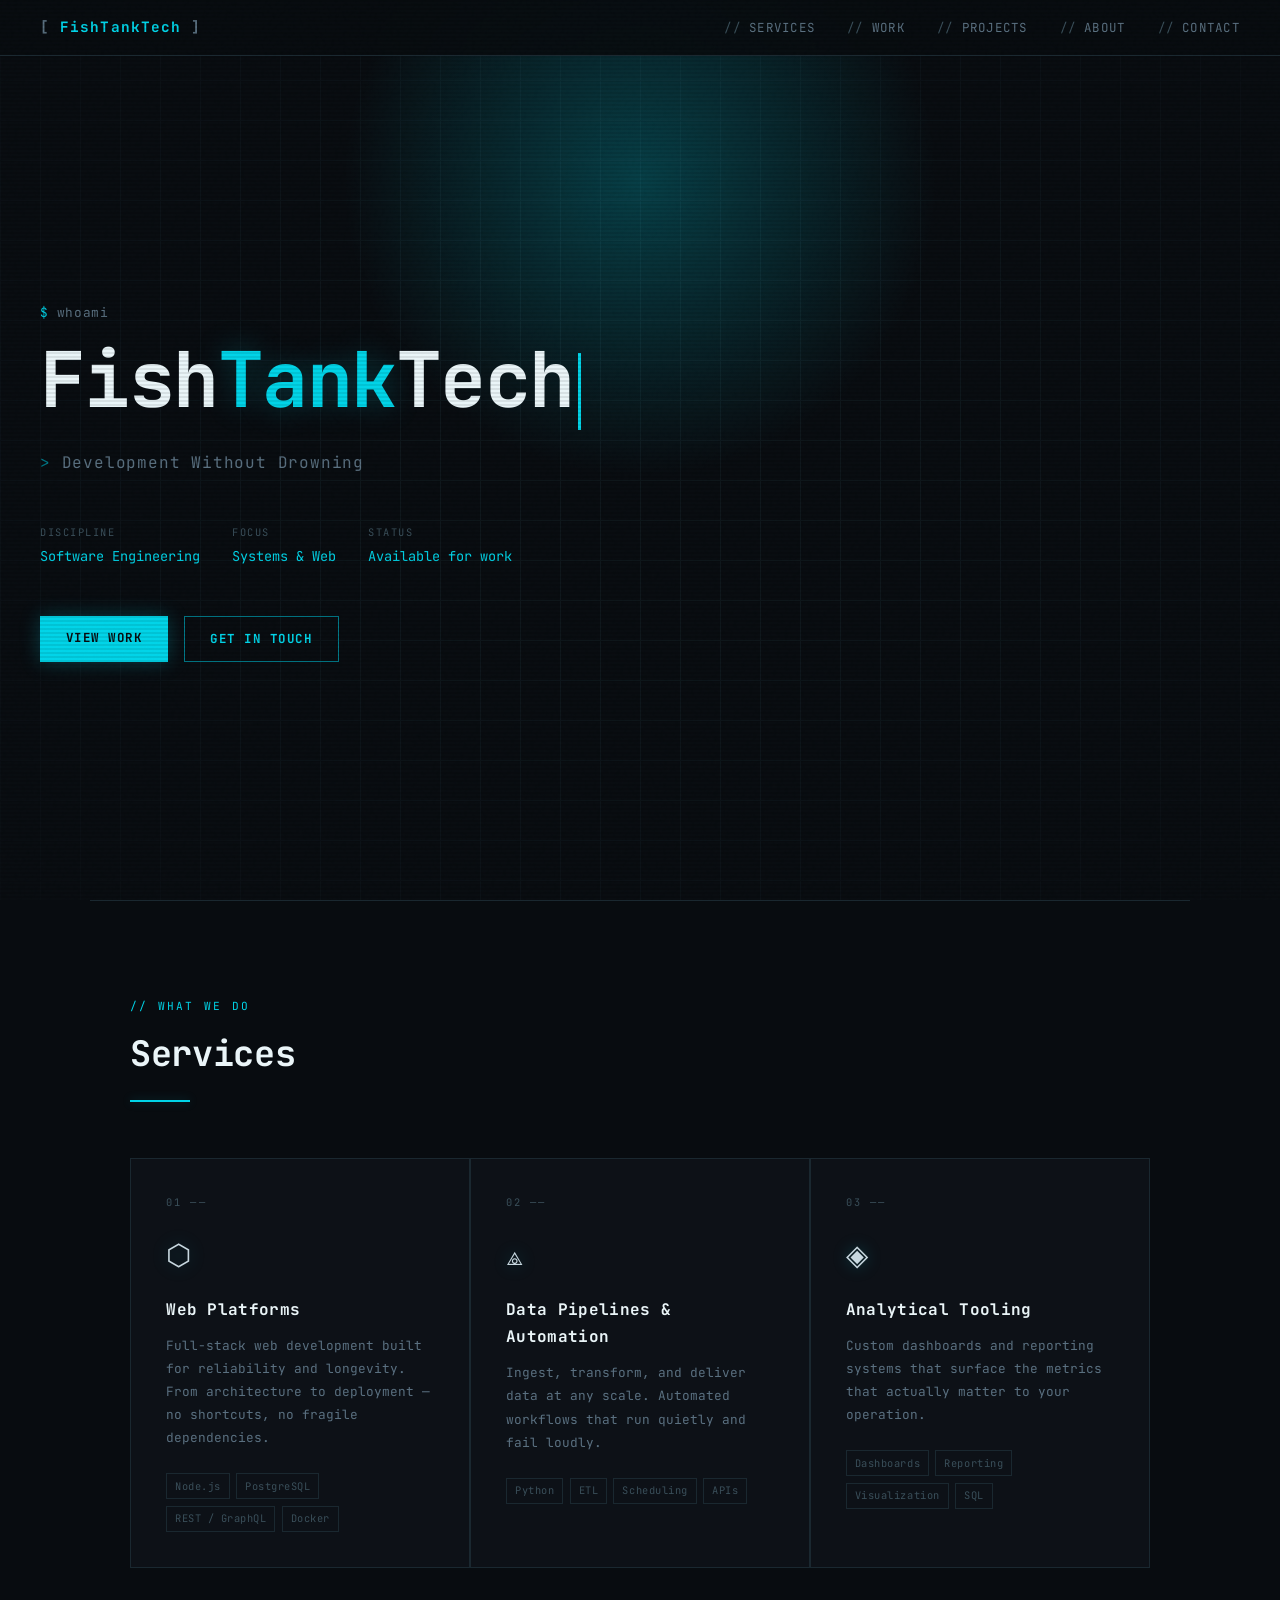
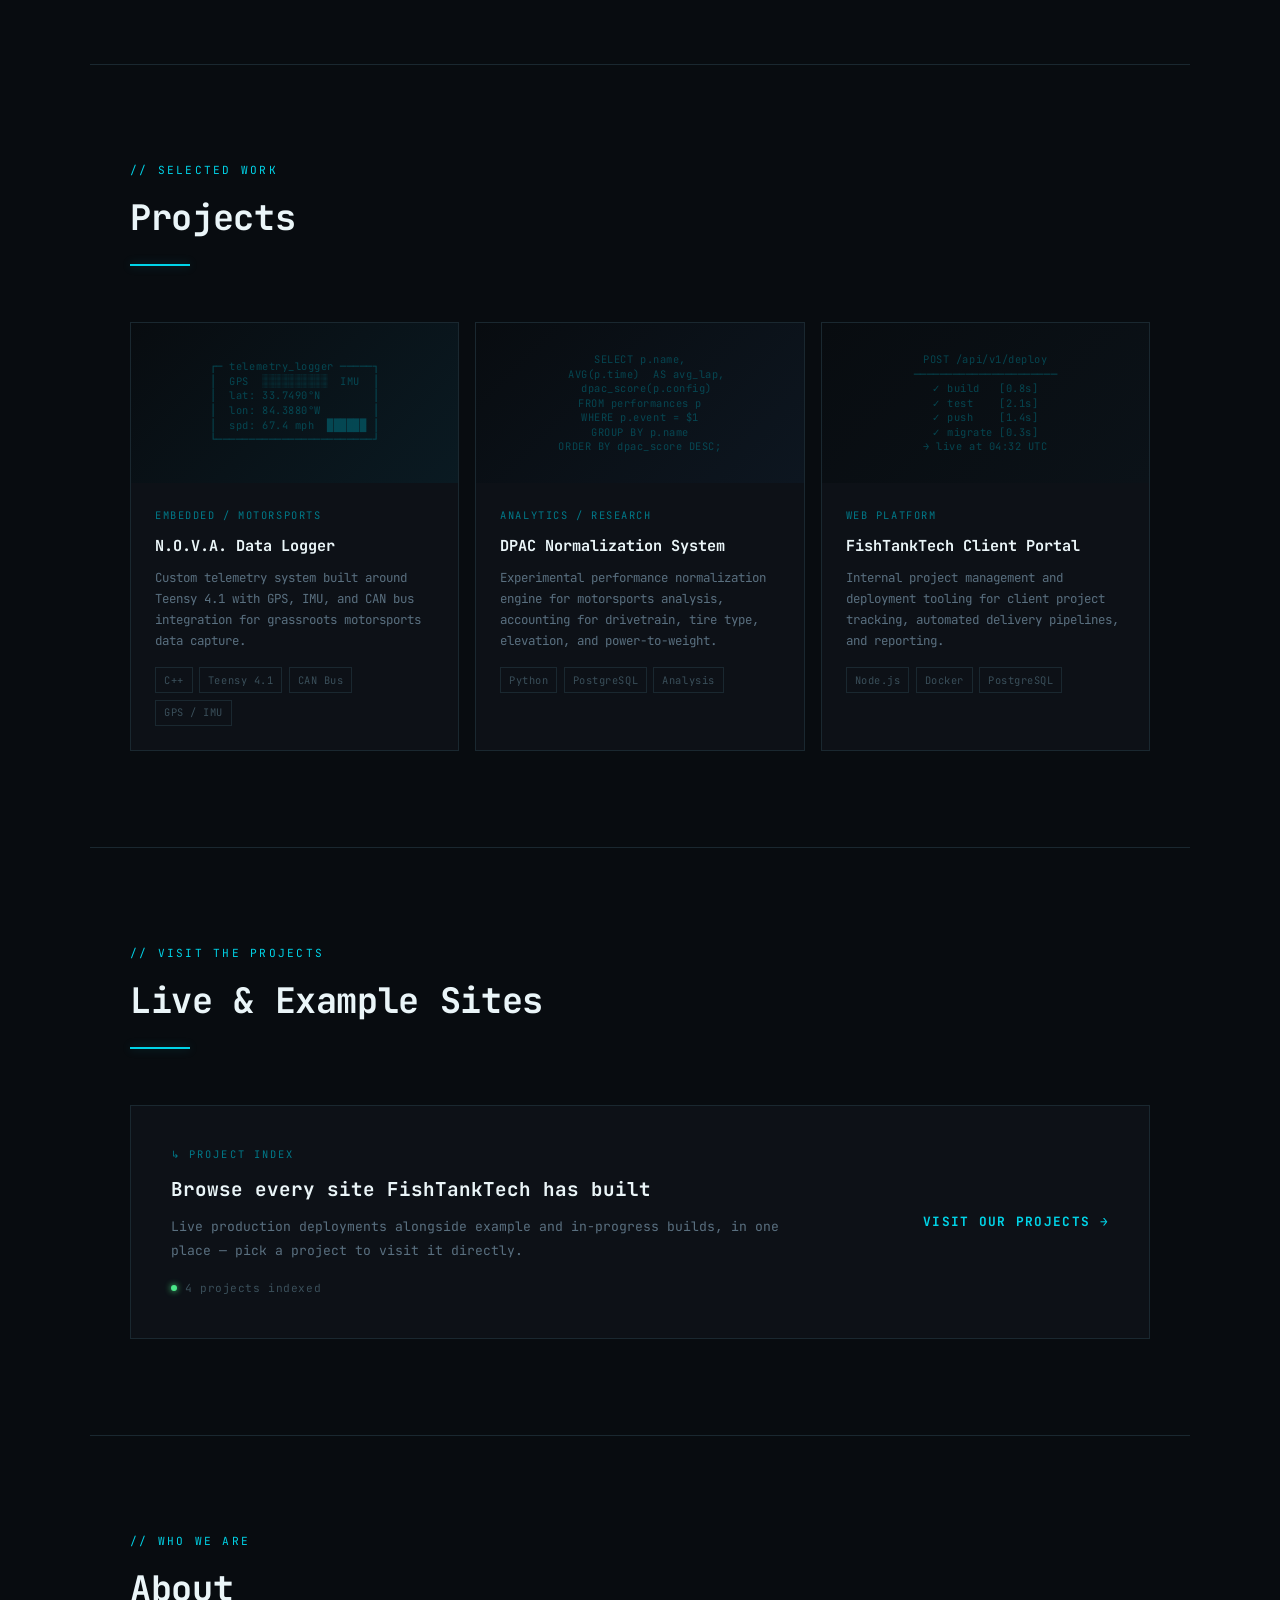
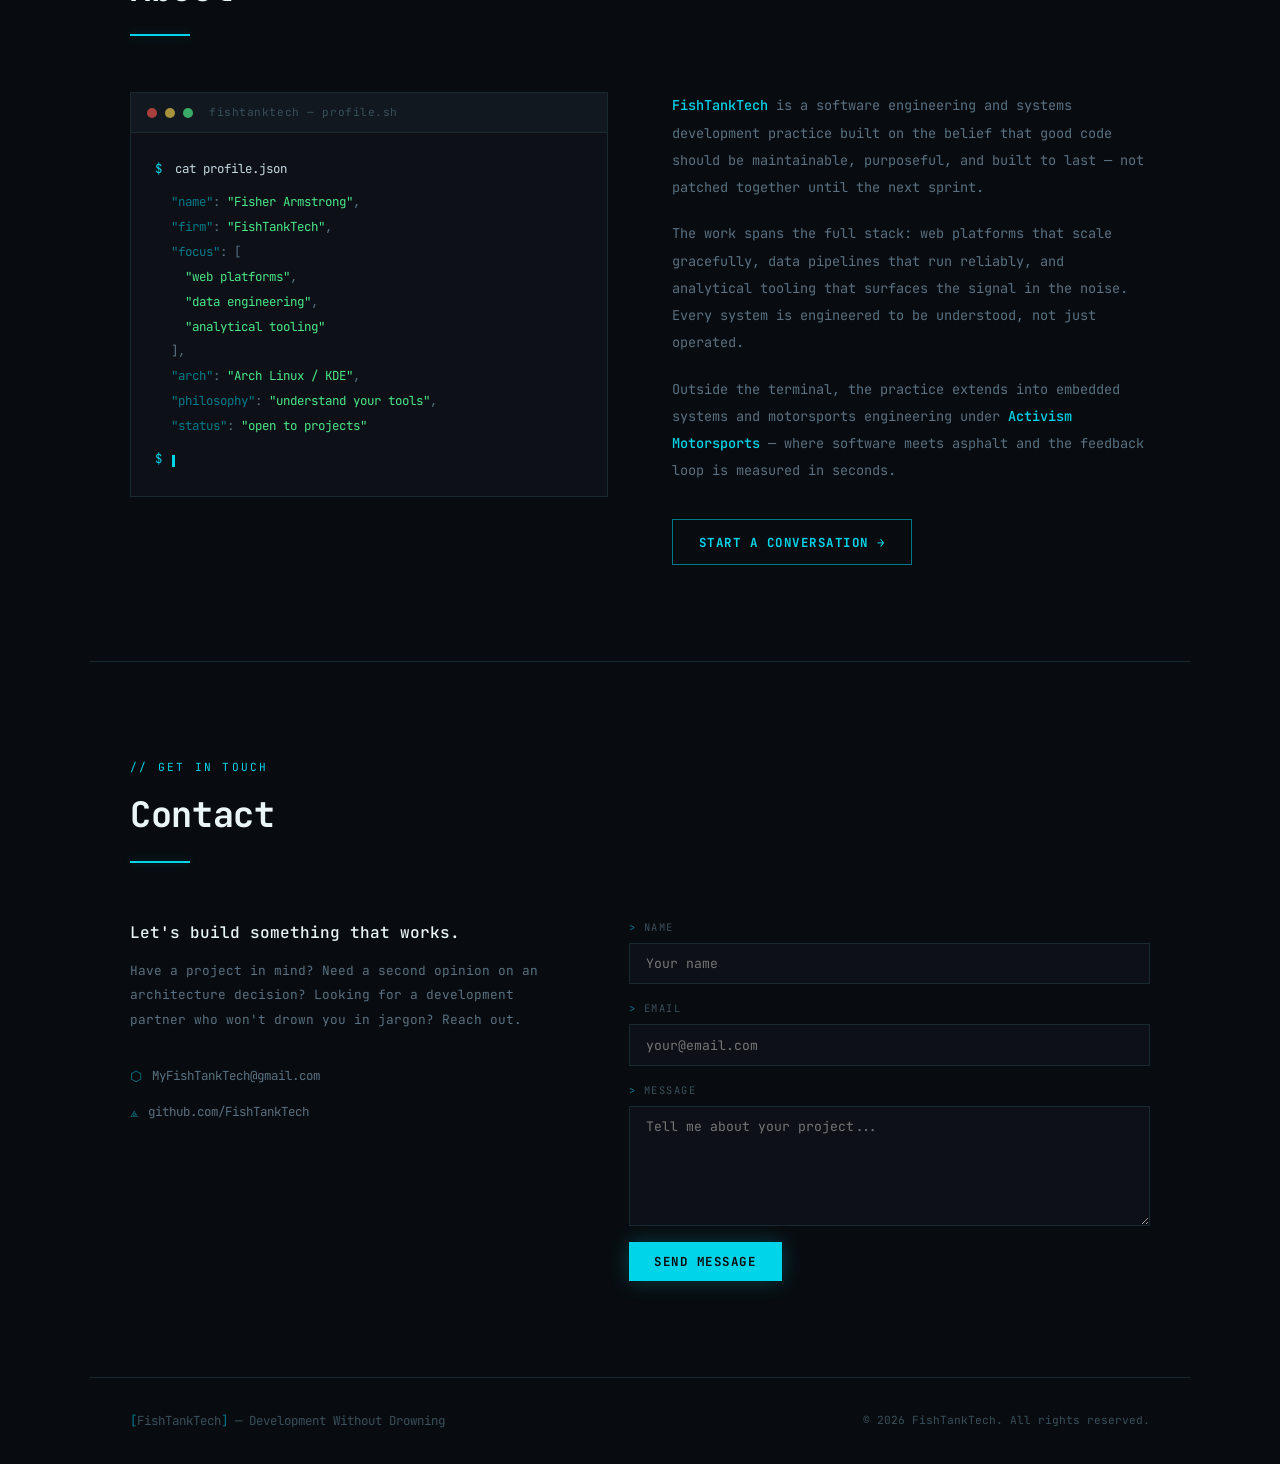
<file: Index1.html>
<!DOCTYPE html>
<html lang="en">
<head>
  <meta charset="UTF-8" />
  <meta name="viewport" content="width=device-width, initial-scale=1.0" />
  <title>FishTankTech — Development Without Drowning</title>
  <link rel="preconnect" href="https://fonts.googleapis.com" />
  <link href="https://fonts.googleapis.com/css2?family=JetBrains+Mono:wght@300;400;500;700&family=Space+Mono:wght@400;700&display=swap" rel="stylesheet" />
  <style>
    :root {
      --bg:        #080c10;
      --bg2:       #0d1117;
      --bg3:       #111820;
      --cyan:      #00d4e8;
      --cyan-dim:  #007a8a;
      --cyan-glow: rgba(0, 212, 232, 0.12);
      --cyan-glow-strong: rgba(0, 212, 232, 0.25);
      --text:      #c8d8e0;
      --text-dim:  #5a7080;
      --text-muted:#3a4f5a;
      --border:    #1a2830;
      --border-active: #00d4e8;
      --red:       #e8504a;
      --green:     #4ae888;
      --yellow:    #e8c84a;
      --mono: 'JetBrains Mono', 'Space Mono', monospace;
    }

    *, *::before, *::after { box-sizing: border-box; margin: 0; padding: 0; }

    html { scroll-behavior: smooth; }

    body {
      background: var(--bg);
      color: var(--text);
      font-family: var(--mono);
      font-size: 14px;
      line-height: 1.7;
      overflow-x: hidden;
    }

    /* Scanline overlay */
    body::before {
      content: '';
      position: fixed;
      inset: 0;
      background: repeating-linear-gradient(
        0deg,
        transparent,
        transparent 2px,
        rgba(0,0,0,0.08) 2px,
        rgba(0,0,0,0.08) 4px
      );
      pointer-events: none;
      z-index: 9999;
    }

    /* Noise texture */
    body::after {
      content: '';
      position: fixed;
      inset: 0;
      background-image: url("data:image/svg+xml,%3Csvg viewBox='0 0 256 256' xmlns='http://www.w3.org/2000/svg'%3E%3Cfilter id='n'%3E%3CfeTurbulence type='fractalNoise' baseFrequency='0.9' numOctaves='4' stitchTiles='stitch'/%3E%3C/filter%3E%3Crect width='100%25' height='100%25' filter='url(%23n)' opacity='0.04'/%3E%3C/svg%3E");
      opacity: 0.4;
      pointer-events: none;
      z-index: 9998;
    }

    /* ─── NAV ─────────────────────────────────────── */
    nav {
      position: fixed;
      top: 0; left: 0; right: 0;
      z-index: 100;
      display: flex;
      align-items: center;
      justify-content: space-between;
      padding: 0 2.5rem;
      height: 56px;
      background: rgba(8,12,16,0.92);
      backdrop-filter: blur(8px);
      border-bottom: 1px solid var(--border);
    }

    .nav-brand {
      display: flex;
      align-items: center;
      gap: 0.6rem;
      text-decoration: none;
      color: var(--cyan);
      font-weight: 700;
      font-size: 0.9rem;
      letter-spacing: 0.08em;
    }

    .nav-brand .bracket { color: var(--text-dim); }

    .nav-links {
      display: flex;
      gap: 2rem;
      list-style: none;
    }

    .nav-links a {
      color: var(--text-dim);
      text-decoration: none;
      font-size: 0.78rem;
      letter-spacing: 0.1em;
      text-transform: uppercase;
      transition: color 0.2s;
      position: relative;
    }

    .nav-links a::before { content: '// '; color: var(--text-muted); }
    .nav-links a:hover { color: var(--cyan); }

    /* ─── HERO ────────────────────────────────────── */
    #hero {
      min-height: 100vh;
      display: flex;
      flex-direction: column;
      justify-content: center;
      padding: 8rem 2.5rem 4rem;
      position: relative;
      overflow: hidden;
    }

    .hero-grid {
      position: absolute;
      inset: 0;
      background-image:
        linear-gradient(var(--border) 1px, transparent 1px),
        linear-gradient(90deg, var(--border) 1px, transparent 1px);
      background-size: 40px 40px;
      mask-image: radial-gradient(ellipse 80% 80% at 50% 50%, black 30%, transparent 100%);
      opacity: 0.4;
    }

    .hero-glow {
      position: absolute;
      top: 20%;
      left: 50%;
      transform: translate(-50%, -50%);
      width: 600px;
      height: 600px;
      background: radial-gradient(circle, var(--cyan-glow-strong) 0%, transparent 70%);
      pointer-events: none;
    }

    .hero-content { position: relative; max-width: 860px; }

    .prompt-line {
      color: var(--text-dim);
      font-size: 0.8rem;
      letter-spacing: 0.05em;
      margin-bottom: 1rem;
      opacity: 0;
      animation: fadeUp 0.5s ease forwards 0.2s;
    }

    .prompt-line .dollar { color: var(--cyan); margin-right: 0.5rem; }

    .hero-title {
      font-size: clamp(2.4rem, 6vw, 5rem);
      font-weight: 700;
      line-height: 1.05;
      letter-spacing: -0.02em;
      color: #eaf5f8;
      opacity: 0;
      animation: fadeUp 0.6s ease forwards 0.4s;
    }

    .hero-title .accent { color: var(--cyan); text-shadow: 0 0 30px var(--cyan-glow-strong); }

    .hero-tagline {
      margin-top: 1.2rem;
      font-size: 1rem;
      color: var(--text-dim);
      letter-spacing: 0.05em;
      opacity: 0;
      animation: fadeUp 0.6s ease forwards 0.6s;
    }

    .hero-tagline::before { content: '> '; color: var(--cyan-dim); }

    .hero-meta {
      margin-top: 3rem;
      display: flex;
      gap: 2rem;
      flex-wrap: wrap;
      opacity: 0;
      animation: fadeUp 0.6s ease forwards 0.8s;
    }

    .meta-item {
      display: flex;
      flex-direction: column;
      gap: 0.2rem;
    }

    .meta-label {
      font-size: 0.65rem;
      text-transform: uppercase;
      letter-spacing: 0.15em;
      color: var(--text-muted);
    }

    .meta-value {
      font-size: 0.85rem;
      color: var(--cyan);
    }

    .hero-cta {
      margin-top: 3rem;
      display: flex;
      gap: 1rem;
      flex-wrap: wrap;
      opacity: 0;
      animation: fadeUp 0.6s ease forwards 1s;
    }

    .btn {
      display: inline-block;
      padding: 0.7rem 1.6rem;
      font-family: var(--mono);
      font-size: 0.78rem;
      font-weight: 700;
      letter-spacing: 0.12em;
      text-transform: uppercase;
      text-decoration: none;
      cursor: pointer;
      border: none;
      transition: all 0.2s;
    }

    .btn-primary {
      background: var(--cyan);
      color: var(--bg);
      box-shadow: 0 0 20px var(--cyan-glow-strong);
    }

    .btn-primary:hover {
      background: #33dff0;
      box-shadow: 0 0 40px rgba(0,212,232,0.5);
      transform: translateY(-1px);
    }

    .btn-ghost {
      background: transparent;
      color: var(--cyan);
      border: 1px solid var(--cyan-dim);
    }

    .btn-ghost:hover {
      background: var(--cyan-glow);
      border-color: var(--cyan);
    }

    /* Cursor blink */
    .cursor {
      display: inline-block;
      width: 3px;
      height: 1em;
      background: var(--cyan);
      vertical-align: text-bottom;
      margin-left: 4px;
      animation: blink 1s step-end infinite;
    }

    @keyframes blink { 0%,100%{opacity:1} 50%{opacity:0} }
    @keyframes fadeUp {
      from { opacity:0; transform: translateY(16px); }
      to   { opacity:1; transform: translateY(0); }
    }

    /* ─── SECTION BASE ────────────────────────────── */
    section {
      padding: 6rem 2.5rem;
      max-width: 1100px;
      margin: 0 auto;
    }

    .section-header {
      margin-bottom: 3.5rem;
    }

    .section-tag {
      font-size: 0.7rem;
      letter-spacing: 0.2em;
      text-transform: uppercase;
      color: var(--cyan);
      margin-bottom: 0.5rem;
    }

    .section-tag::before { content: '// '; }

    .section-title {
      font-size: clamp(1.4rem, 3vw, 2.2rem);
      font-weight: 700;
      color: #eaf5f8;
      letter-spacing: -0.01em;
    }

    .section-rule {
      width: 60px;
      height: 2px;
      background: var(--cyan);
      margin-top: 1rem;
      box-shadow: 0 0 10px var(--cyan-glow-strong);
    }

    /* ─── SERVICES ────────────────────────────────── */
    #services { border-top: 1px solid var(--border); }

    .services-grid {
      display: grid;
      grid-template-columns: repeat(auto-fit, minmax(280px, 1fr));
      gap: 1.5px;
      background: var(--border);
      border: 1px solid var(--border);
    }

    .service-card {
      background: var(--bg2);
      padding: 2.2rem;
      position: relative;
      overflow: hidden;
      transition: background 0.3s;
    }

    .service-card::before {
      content: '';
      position: absolute;
      top: 0; left: 0;
      width: 100%; height: 2px;
      background: var(--cyan);
      transform: scaleX(0);
      transform-origin: left;
      transition: transform 0.35s ease;
    }

    .service-card:hover { background: var(--bg3); }
    .service-card:hover::before { transform: scaleX(1); }

    .service-num {
      font-size: 0.65rem;
      letter-spacing: 0.2em;
      color: var(--text-muted);
      margin-bottom: 1.2rem;
    }

    .service-icon {
      font-size: 1.8rem;
      margin-bottom: 1rem;
      filter: drop-shadow(0 0 8px var(--cyan-glow-strong));
    }

    .service-name {
      font-size: 1rem;
      font-weight: 700;
      color: #eaf5f8;
      margin-bottom: 0.7rem;
      letter-spacing: 0.02em;
    }

    .service-desc {
      font-size: 0.8rem;
      color: var(--text-dim);
      line-height: 1.8;
    }

    .service-tags {
      margin-top: 1.5rem;
      display: flex;
      flex-wrap: wrap;
      gap: 0.4rem;
    }

    .tag {
      font-size: 0.65rem;
      padding: 0.2rem 0.5rem;
      border: 1px solid var(--border);
      color: var(--text-muted);
      letter-spacing: 0.05em;
    }

    /* ─── PORTFOLIO ───────────────────────────────── */
    #portfolio { border-top: 1px solid var(--border); }

    .portfolio-grid {
      display: grid;
      grid-template-columns: repeat(auto-fit, minmax(320px, 1fr));
      gap: 1rem;
    }

    .portfolio-card {
      background: var(--bg2);
      border: 1px solid var(--border);
      overflow: hidden;
      position: relative;
      transition: border-color 0.3s, transform 0.3s;
    }

    .portfolio-card:hover {
      border-color: var(--cyan-dim);
      transform: translateY(-3px);
    }

    .portfolio-card-top {
      height: 160px;
      background: var(--bg3);
      position: relative;
      overflow: hidden;
      display: flex;
      align-items: center;
      justify-content: center;
    }

    /* Generative card backgrounds */
    .portfolio-card:nth-child(1) .portfolio-card-top {
      background: linear-gradient(135deg, #080c10 0%, #0a1a22 100%);
    }
    .portfolio-card:nth-child(2) .portfolio-card-top {
      background: linear-gradient(135deg, #080c10 0%, #0d1620 100%);
    }
    .portfolio-card:nth-child(3) .portfolio-card-top {
      background: linear-gradient(135deg, #080c10 0%, #0b1218 100%);
    }

    .card-art {
      font-size: 0.65rem;
      color: var(--cyan-dim);
      opacity: 0.5;
      letter-spacing: 0.05em;
      line-height: 1.4;
      font-family: var(--mono);
      text-align: center;
      white-space: pre;
      transition: opacity 0.3s;
      user-select: none;
    }

    .portfolio-card:hover .card-art { opacity: 1; color: var(--cyan); }

    .portfolio-card-body { padding: 1.5rem; }

    .portfolio-type {
      font-size: 0.65rem;
      letter-spacing: 0.15em;
      text-transform: uppercase;
      color: var(--cyan-dim);
      margin-bottom: 0.5rem;
    }

    .portfolio-name {
      font-size: 0.95rem;
      font-weight: 700;
      color: #eaf5f8;
      margin-bottom: 0.5rem;
    }

    .portfolio-desc {
      font-size: 0.78rem;
      color: var(--text-dim);
      line-height: 1.7;
    }

    .portfolio-stack {
      margin-top: 1rem;
      display: flex;
      gap: 0.4rem;
      flex-wrap: wrap;
    }

    /* ─── DEPLOYMENTS TEASER ──────────────────────── */
    #deployments { border-top: 1px solid var(--border); }

    .deploy-teaser {
      display: flex;
      align-items: center;
      justify-content: space-between;
      gap: 2rem;
      flex-wrap: wrap;
      background: var(--bg2);
      border: 1px solid var(--border);
      padding: 2.5rem;
      text-decoration: none;
      color: var(--text);
      position: relative;
      overflow: hidden;
      transition: border-color 0.3s, background 0.3s;
    }

    .deploy-teaser::before {
      content: '';
      position: absolute;
      top: 0; left: 0;
      width: 3px; height: 100%;
      background: var(--cyan);
      transform: scaleY(0);
      transform-origin: top;
      transition: transform 0.35s ease;
    }

    .deploy-teaser:hover {
      border-color: var(--cyan-dim);
      background: var(--bg3);
    }

    .deploy-teaser:hover::before { transform: scaleY(1); }

    .deploy-teaser-left { max-width: 640px; }

    .deploy-teaser-eyebrow {
      font-size: 0.65rem;
      letter-spacing: 0.2em;
      text-transform: uppercase;
      color: var(--cyan-dim);
      margin-bottom: 0.6rem;
    }

    .deploy-teaser-eyebrow::before { content: '↳ '; }

    .deploy-teaser-title {
      font-size: 1.2rem;
      font-weight: 700;
      color: #eaf5f8;
      margin-bottom: 0.6rem;
    }

    .deploy-teaser-desc {
      font-size: 0.82rem;
      color: var(--text-dim);
      line-height: 1.8;
    }

    .deploy-teaser-count {
      display: flex;
      align-items: center;
      gap: 0.5rem;
      font-size: 0.7rem;
      color: var(--text-muted);
      margin-top: 1rem;
      letter-spacing: 0.05em;
    }

    .deploy-teaser-count .dot-flash {
      width: 6px; height: 6px;
      border-radius: 50%;
      background: var(--green);
      box-shadow: 0 0 6px var(--green);
      animation: blink 1.4s ease-in-out infinite;
    }

    .deploy-teaser-cta {
      display: flex;
      align-items: center;
      gap: 0.6rem;
      font-size: 0.8rem;
      font-weight: 700;
      letter-spacing: 0.1em;
      text-transform: uppercase;
      color: var(--cyan);
      white-space: nowrap;
      flex-shrink: 0;
    }

    .deploy-teaser-cta .arrow {
      transition: transform 0.25s;
    }

    .deploy-teaser:hover .deploy-teaser-cta .arrow {
      transform: translateX(4px);
    }

    /* ─── ABOUT ───────────────────────────────────── */
    #about { border-top: 1px solid var(--border); }

    .about-layout {
      display: grid;
      grid-template-columns: 1fr 1fr;
      gap: 4rem;
      align-items: start;
    }

    @media (max-width: 700px) { .about-layout { grid-template-columns: 1fr; } }

    .about-terminal {
      background: var(--bg2);
      border: 1px solid var(--border);
      overflow: hidden;
    }

    .terminal-bar {
      background: var(--bg3);
      border-bottom: 1px solid var(--border);
      padding: 0.6rem 1rem;
      display: flex;
      align-items: center;
      gap: 0.5rem;
    }

    .dot { width: 10px; height: 10px; border-radius: 50%; }
    .dot-r { background: var(--red); opacity: 0.7; }
    .dot-y { background: var(--yellow); opacity: 0.7; }
    .dot-g { background: var(--green); opacity: 0.7; }

    .terminal-title {
      margin-left: 0.5rem;
      font-size: 0.7rem;
      color: var(--text-muted);
      letter-spacing: 0.05em;
    }

    .terminal-body {
      padding: 1.5rem;
      font-size: 0.78rem;
      line-height: 2;
    }

    .t-line { display: block; }
    .t-prompt { color: var(--cyan); margin-right: 0.4rem; }
    .t-cmd { color: var(--text); }
    .t-out { color: var(--text-dim); padding-left: 1rem; }
    .t-key { color: var(--cyan-dim); }
    .t-val { color: var(--green); }
    .t-blank { display: block; height: 0.5rem; }

    .about-text p {
      font-size: 0.85rem;
      color: var(--text-dim);
      line-height: 2;
      margin-bottom: 1.2rem;
    }

    .about-text p strong { color: var(--cyan); font-weight: 500; }

    /* ─── CONTACT ─────────────────────────────────── */
    #contact {
      border-top: 1px solid var(--border);
      border-bottom: 1px solid var(--border);
    }

    .contact-wrap {
      display: grid;
      grid-template-columns: 1fr 1.2fr;
      gap: 4rem;
      align-items: start;
    }

    @media (max-width: 700px) { .contact-wrap { grid-template-columns: 1fr; } }

    .contact-info h3 {
      font-size: 1rem;
      color: #eaf5f8;
      margin-bottom: 0.8rem;
      font-weight: 500;
    }

    .contact-info p {
      font-size: 0.8rem;
      color: var(--text-dim);
      line-height: 1.9;
      margin-bottom: 2rem;
    }

    .contact-links { display: flex; flex-direction: column; gap: 0.7rem; }

    .contact-link {
      font-size: 0.78rem;
      color: var(--text-dim);
      text-decoration: none;
      display: flex;
      align-items: center;
      gap: 0.6rem;
      transition: color 0.2s;
    }

    .contact-link:hover { color: var(--cyan); }
    .contact-link .icon { color: var(--cyan-dim); font-size: 0.9rem; }

    .contact-form { display: flex; flex-direction: column; gap: 1rem; }

    .form-group { display: flex; flex-direction: column; gap: 0.4rem; }

    .form-label {
      font-size: 0.65rem;
      letter-spacing: 0.15em;
      text-transform: uppercase;
      color: var(--text-muted);
    }

    .form-label::before { content: '> '; color: var(--cyan-dim); }

    .form-input, .form-textarea {
      background: var(--bg2);
      border: 1px solid var(--border);
      color: var(--text);
      font-family: var(--mono);
      font-size: 0.82rem;
      padding: 0.7rem 1rem;
      outline: none;
      transition: border-color 0.2s, box-shadow 0.2s;
      resize: vertical;
    }

    .form-input:focus, .form-textarea:focus {
      border-color: var(--cyan-dim);
      box-shadow: 0 0 0 1px var(--cyan-dim), inset 0 0 20px rgba(0,212,232,0.04);
    }

    .form-textarea { min-height: 120px; }

    /* ─── FOOTER ──────────────────────────────────── */
    footer {
      padding: 2rem 2.5rem;
      display: flex;
      align-items: center;
      justify-content: space-between;
      flex-wrap: wrap;
      gap: 1rem;
      max-width: 1100px;
      margin: 0 auto;
    }

    .footer-brand {
      font-size: 0.78rem;
      color: var(--text-muted);
    }

    .footer-brand span { color: var(--cyan-dim); }

    .footer-note {
      font-size: 0.7rem;
      color: var(--text-muted);
    }

    /* ─── SCROLLBAR ───────────────────────────────── */
    ::-webkit-scrollbar { width: 4px; }
    ::-webkit-scrollbar-track { background: var(--bg); }
    ::-webkit-scrollbar-thumb { background: var(--cyan-dim); }
  </style>
</head>
<body>

  <!-- NAV -->
  <nav>
    <a href="#hero" class="nav-brand">
      <span class="bracket">[</span>FishTankTech<span class="bracket">]</span>
    </a>
    <ul class="nav-links">
      <li><a href="#services">Services</a></li>
      <li><a href="#portfolio">Work</a></li>
      <li><a href="#deployments">Projects</a></li>
      <li><a href="#about">About</a></li>
      <li><a href="#contact">Contact</a></li>
    </ul>
  </nav>

  <!-- HERO -->
  <div id="hero">
    <div class="hero-grid"></div>
    <div class="hero-glow"></div>
    <div class="hero-content">
      <p class="prompt-line"><span class="dollar">$</span>whoami</p>
      <h1 class="hero-title">
        Fish<span class="accent">Tank</span>Tech<span class="cursor"></span>
      </h1>
      <p class="hero-tagline">Development Without Drowning</p>
      <div class="hero-meta">
        <div class="meta-item">
          <span class="meta-label">Discipline</span>
          <span class="meta-value">Software Engineering</span>
        </div>
        <div class="meta-item">
          <span class="meta-label">Focus</span>
          <span class="meta-value">Systems &amp; Web</span>
        </div>
        <div class="meta-item">
          <span class="meta-label">Status</span>
          <span class="meta-value" id="status-text">Available for work</span>
        </div>
      </div>
      <div class="hero-cta">
        <a href="#portfolio" class="btn btn-primary">View Work</a>
        <a href="#contact" class="btn btn-ghost">Get in Touch</a>
      </div>
    </div>
  </div>

  <!-- SERVICES -->
  <section id="services">
    <div class="section-header">
      <p class="section-tag">What we do</p>
      <h2 class="section-title">Services</h2>
      <div class="section-rule"></div>
    </div>
    <div class="services-grid">

      <div class="service-card">
        <div class="service-num">01 ——</div>
        <div class="service-icon">⬡</div>
        <h3 class="service-name">Web Platforms</h3>
        <p class="service-desc">
          Full-stack web development built for reliability and longevity.
          From architecture to deployment — no shortcuts, no fragile dependencies.
        </p>
        <div class="service-tags">
          <span class="tag">Node.js</span>
          <span class="tag">PostgreSQL</span>
          <span class="tag">REST / GraphQL</span>
          <span class="tag">Docker</span>
        </div>
      </div>

      <div class="service-card">
        <div class="service-num">02 ——</div>
        <div class="service-icon">⟁</div>
        <h3 class="service-name">Data Pipelines &amp; Automation</h3>
        <p class="service-desc">
          Ingest, transform, and deliver data at any scale.
          Automated workflows that run quietly and fail loudly.
        </p>
        <div class="service-tags">
          <span class="tag">Python</span>
          <span class="tag">ETL</span>
          <span class="tag">Scheduling</span>
          <span class="tag">APIs</span>
        </div>
      </div>

      <div class="service-card">
        <div class="service-num">03 ——</div>
        <div class="service-icon">◈</div>
        <h3 class="service-name">Analytical Tooling</h3>
        <p class="service-desc">
          Custom dashboards and reporting systems that surface
          the metrics that actually matter to your operation.
        </p>
        <div class="service-tags">
          <span class="tag">Dashboards</span>
          <span class="tag">Reporting</span>
          <span class="tag">Visualization</span>
          <span class="tag">SQL</span>
        </div>
      </div>

    </div>
  </section>

  <!-- PORTFOLIO -->
  <section id="portfolio">
    <div class="section-header">
      <p class="section-tag">Selected work</p>
      <h2 class="section-title">Projects</h2>
      <div class="section-rule"></div>
    </div>
    <div class="portfolio-grid">

      <div class="portfolio-card">
        <div class="portfolio-card-top">
          <pre class="card-art">┌─ telemetry_logger ─────┐
│  GPS  ░░░░░░░░░░  IMU  │
│  lat: 33.7490°N        │
│  lon: 84.3880°W        │
│  spd: 67.4 mph  ██████ │
└────────────────────────┘</pre>
        </div>
        <div class="portfolio-card-body">
          <p class="portfolio-type">Embedded / Motorsports</p>
          <h3 class="portfolio-name">N.O.V.A. Data Logger</h3>
          <p class="portfolio-desc">Custom telemetry system built around Teensy 4.1 with GPS, IMU, and CAN bus integration for grassroots motorsports data capture.</p>
          <div class="portfolio-stack">
            <span class="tag">C++</span>
            <span class="tag">Teensy 4.1</span>
            <span class="tag">CAN Bus</span>
            <span class="tag">GPS / IMU</span>
          </div>
        </div>
      </div>

      <div class="portfolio-card">
        <div class="portfolio-card-top">
          <pre class="card-art">SELECT p.name,
  AVG(p.time)  AS avg_lap,
  dpac_score(p.config)
FROM performances p
WHERE p.event = $1
GROUP BY p.name
ORDER BY dpac_score DESC;</pre>
        </div>
        <div class="portfolio-card-body">
          <p class="portfolio-type">Analytics / Research</p>
          <h3 class="portfolio-name">DPAC Normalization System</h3>
          <p class="portfolio-desc">Experimental performance normalization engine for motorsports analysis, accounting for drivetrain, tire type, elevation, and power-to-weight.</p>
          <div class="portfolio-stack">
            <span class="tag">Python</span>
            <span class="tag">PostgreSQL</span>
            <span class="tag">Analysis</span>
          </div>
        </div>
      </div>

      <div class="portfolio-card">
        <div class="portfolio-card-top">
          <pre class="card-art">POST /api/v1/deploy
──────────────────────
✓ build   [0.8s]
✓ test    [2.1s]
✓ push    [1.4s]
✓ migrate [0.3s]
→ live at 04:32 UTC</pre>
        </div>
        <div class="portfolio-card-body">
          <p class="portfolio-type">Web Platform</p>
          <h3 class="portfolio-name">FishTankTech Client Portal</h3>
          <p class="portfolio-desc">Internal project management and deployment tooling for client project tracking, automated delivery pipelines, and reporting.</p>
          <div class="portfolio-stack">
            <span class="tag">Node.js</span>
            <span class="tag">Docker</span>
            <span class="tag">PostgreSQL</span>
          </div>
        </div>
      </div>

    </div>
  </section>

  <!-- DEPLOYMENTS -->
  <section id="deployments">
    <div class="section-header">
      <p class="section-tag">Visit the projects</p>
      <h2 class="section-title">Live &amp; Example Sites</h2>
      <div class="section-rule"></div>
    </div>

    <a href="projects.html" class="deploy-teaser">
      <div class="deploy-teaser-left">
        <p class="deploy-teaser-eyebrow">Project index</p>
        <h3 class="deploy-teaser-title">Browse every site FishTankTech has built</h3>
        <p class="deploy-teaser-desc">
          Live production deployments alongside example and in-progress builds,
          in one place — pick a project to visit it directly.
        </p>
        <div class="deploy-teaser-count">
          <span class="dot-flash"></span>
          <span>4 projects indexed</span>
        </div>
      </div>
      <div class="deploy-teaser-cta">
        Visit Our Projects <span class="arrow">→</span>
      </div>
    </a>
  </section>

  <!-- ABOUT -->
  <section id="about">
    <div class="section-header">
      <p class="section-tag">Who we are</p>
      <h2 class="section-title">About</h2>
      <div class="section-rule"></div>
    </div>
    <div class="about-layout">

      <div class="about-terminal">
        <div class="terminal-bar">
          <span class="dot dot-r"></span>
          <span class="dot dot-y"></span>
          <span class="dot dot-g"></span>
          <span class="terminal-title">fishtanktech — profile.sh</span>
        </div>
        <div class="terminal-body">
          <span class="t-line"><span class="t-prompt">$</span><span class="t-cmd"> cat profile.json</span></span>
          <span class="t-blank"></span>
          <span class="t-line t-out"><span class="t-key">"name"</span>: <span class="t-val">"Fisher Armstrong"</span>,</span>
          <span class="t-line t-out"><span class="t-key">"firm"</span>: <span class="t-val">"FishTankTech"</span>,</span>
          <span class="t-line t-out"><span class="t-key">"focus"</span>: [</span>
          <span class="t-line t-out">&nbsp;&nbsp;<span class="t-val">"web platforms"</span>,</span>
          <span class="t-line t-out">&nbsp;&nbsp;<span class="t-val">"data engineering"</span>,</span>
          <span class="t-line t-out">&nbsp;&nbsp;<span class="t-val">"analytical tooling"</span></span>
          <span class="t-line t-out">],</span>
          <span class="t-line t-out"><span class="t-key">"arch"</span>: <span class="t-val">"Arch Linux / KDE"</span>,</span>
          <span class="t-line t-out"><span class="t-key">"philosophy"</span>: <span class="t-val">"understand your tools"</span>,</span>
          <span class="t-line t-out"><span class="t-key">"status"</span>: <span class="t-val">"open to projects"</span></span>
          <span class="t-blank"></span>
          <span class="t-line"><span class="t-prompt">$</span><span class="cursor"></span></span>
        </div>
      </div>

      <div class="about-text">
        <p>
          <strong>FishTankTech</strong> is a software engineering and systems development
          practice built on the belief that good code should be maintainable,
          purposeful, and built to last — not patched together until the next sprint.
        </p>
        <p>
          The work spans the full stack: web platforms that scale gracefully,
          data pipelines that run reliably, and analytical tooling that surfaces
          the signal in the noise. Every system is engineered to be understood,
          not just operated.
        </p>
        <p>
          Outside the terminal, the practice extends into embedded systems and
          motorsports engineering under <strong>Activism Motorsports</strong> —
          where software meets asphalt and the feedback loop is measured in seconds.
        </p>
        <a href="#contact" class="btn btn-ghost" style="margin-top: 1rem; display: inline-block;">Start a conversation →</a>
      </div>

    </div>
  </section>

  <!-- CONTACT -->
  <section id="contact">
    <div class="section-header">
      <p class="section-tag">Get in touch</p>
      <h2 class="section-title">Contact</h2>
      <div class="section-rule"></div>
    </div>
    <div class="contact-wrap">

      <div class="contact-info">
        <h3>Let's build something that works.</h3>
        <p>
          Have a project in mind? Need a second opinion on an architecture decision?
          Looking for a development partner who won't drown you in jargon?
          Reach out.
        </p>
        <div class="contact-links">
          <a href="mailto:MyFishTankTech@gmail.com" class="contact-link">
            <span class="icon">⬡</span>MyFishTankTech@gmail.com
          </a>
          <a href="https:/github.com/fishtanktech" class="contact-link" target="_blank">
            <span class="icon">⟁</span>github.com/FishTankTech
          </a>
        </div>
      </div>

      <div class="contact-form" id="contact-form">
        <div class="form-group">
          <label class="form-label" for="name">Name</label>
          <input class="form-input" type="text" id="name" placeholder="Your name" autocomplete="off" />
        </div>
        <div class="form-group">
          <label class="form-label" for="email">Email</label>
          <input class="form-input" type="email" id="email" placeholder="your@email.com" autocomplete="off" />
        </div>
        <div class="form-group">
          <label class="form-label" for="message">Message</label>
          <textarea class="form-textarea" id="message" placeholder="Tell me about your project..."></textarea>
        </div>
        <button class="btn btn-primary" onclick="handleSubmit()" style="width: fit-content;">Send Message</button>
        <p id="form-feedback" style="font-size:0.78rem; color: var(--green); display:none; margin-top: 0.5rem;">
          ✓ Message queued. We'll be in touch.
        </p>
      </div>

    </div>
  </section>

  <!-- FOOTER -->
  <footer>
    <p class="footer-brand"><span>[</span>FishTankTech<span>]</span> — Development Without Drowning</p>
    <p class="footer-note">© 2026 FishTankTech. All rights reserved.</p>
  </footer>

  <script>
    // Status cycling
    const statuses = ['Available for work', 'Open to projects', 'Taking on clients'];
    let si = 0;
    setInterval(() => {
      si = (si + 1) % statuses.length;
      const el = document.getElementById('status-text');
      el.style.opacity = '0';
      setTimeout(() => { el.textContent = statuses[si]; el.style.opacity = '1'; }, 300);
    }, 3000);

    document.getElementById('status-text').style.transition = 'opacity 0.3s';

    // Form handler
    function handleSubmit() {
      const name = document.getElementById('name').value.trim();
      const email = document.getElementById('email').value.trim();
      const msg = document.getElementById('message').value.trim();
      const fb = document.getElementById('form-feedback');
      if (!name || !email || !msg) {
        fb.textContent = '✗ Please fill out all fields.';
        fb.style.color = 'var(--red)';
        fb.style.display = 'block';
        return;
      }
      fb.textContent = '✓ Message queued. We\'ll be in touch.';
      fb.style.color = 'var(--green)';
      fb.style.display = 'block';
      document.getElementById('name').value = '';
      document.getElementById('email').value = '';
      document.getElementById('message').value = '';
    }

    // Intersection observer fade-in for sections
    const observer = new IntersectionObserver((entries) => {
      entries.forEach(e => {
        if (e.isIntersecting) {
          e.target.style.opacity = '1';
          e.target.style.transform = 'translateY(0)';
        }
      });
    }, { threshold: 0.1 });

    document.querySelectorAll('.service-card, .portfolio-card').forEach(el => {
      el.style.opacity = '0';
      el.style.transform = 'translateY(20px)';
      el.style.transition = 'opacity 0.5s ease, transform 0.5s ease';
      observer.observe(el);
    });
  </script>
</body>
</html>
</file>
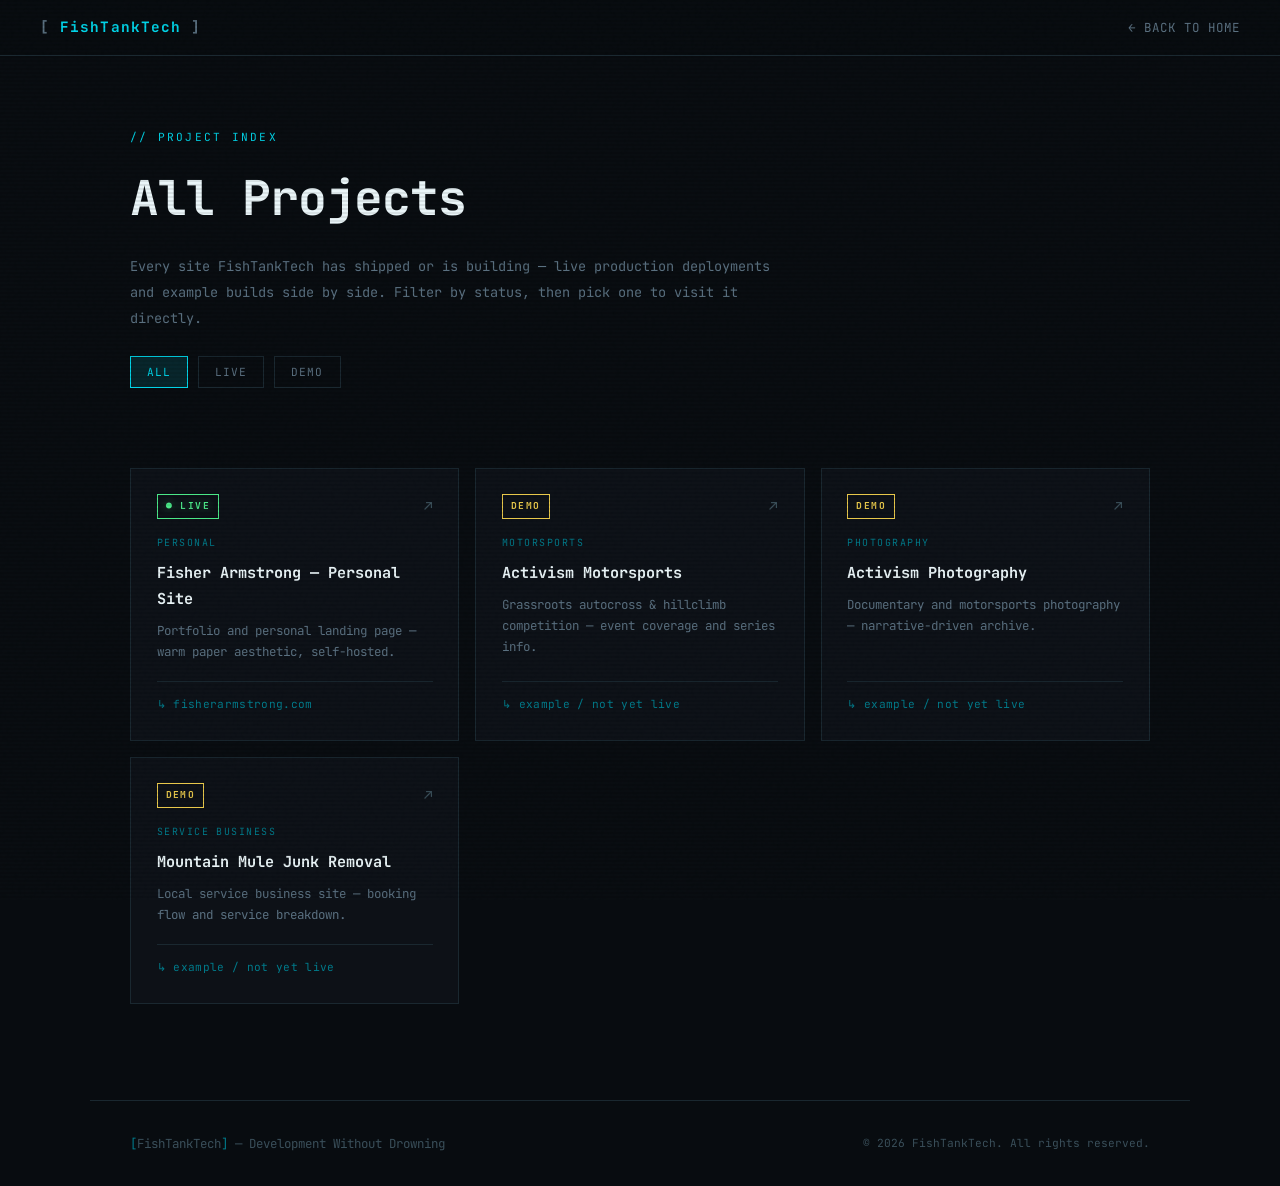
<file: projects.html>
<!DOCTYPE html>
<html lang="en">
<head>
  <meta charset="UTF-8" />
  <meta name="viewport" content="width=device-width, initial-scale=1.0" />
  <title>Projects — FishTankTech</title>
  <link rel="preconnect" href="https://fonts.googleapis.com" />
  <link href="https://fonts.googleapis.com/css2?family=JetBrains+Mono:wght@300;400;500;700&family=Space+Mono:wght@400;700&display=swap" rel="stylesheet" />
  <style>
    :root {
      --bg:        #080c10;
      --bg2:       #0d1117;
      --bg3:       #111820;
      --cyan:      #00d4e8;
      --cyan-dim:  #007a8a;
      --cyan-glow: rgba(0, 212, 232, 0.12);
      --cyan-glow-strong: rgba(0, 212, 232, 0.25);
      --text:      #c8d8e0;
      --text-dim:  #5a7080;
      --text-muted:#3a4f5a;
      --border:    #1a2830;
      --red:       #e8504a;
      --green:     #4ae888;
      --yellow:    #e8c84a;
      --mono: 'JetBrains Mono', 'Space Mono', monospace;
    }

    *, *::before, *::after { box-sizing: border-box; margin: 0; padding: 0; }
    html { scroll-behavior: smooth; }

    body {
      background: var(--bg);
      color: var(--text);
      font-family: var(--mono);
      font-size: 14px;
      line-height: 1.7;
      overflow-x: hidden;
    }

    body::before {
      content: '';
      position: fixed;
      inset: 0;
      background: repeating-linear-gradient(0deg, transparent, transparent 2px, rgba(0,0,0,0.08) 2px, rgba(0,0,0,0.08) 4px);
      pointer-events: none;
      z-index: 9999;
    }

    body::after {
      content: '';
      position: fixed;
      inset: 0;
      background-image: url("data:image/svg+xml,%3Csvg viewBox='0 0 256 256' xmlns='http://www.w3.org/2000/svg'%3E%3Cfilter id='n'%3E%3CfeTurbulence type='fractalNoise' baseFrequency='0.9' numOctaves='4' stitchTiles='stitch'/%3E%3C/filter%3E%3Crect width='100%25' height='100%25' filter='url(%23n)' opacity='0.04'/%3E%3C/svg%3E");
      opacity: 0.4;
      pointer-events: none;
      z-index: 9998;
    }

    /* ─── NAV ─────────────────────────────────────── */
    nav {
      position: fixed;
      top: 0; left: 0; right: 0;
      z-index: 100;
      display: flex;
      align-items: center;
      justify-content: space-between;
      padding: 0 2.5rem;
      height: 56px;
      background: rgba(8,12,16,0.92);
      backdrop-filter: blur(8px);
      border-bottom: 1px solid var(--border);
    }

    .nav-brand {
      display: flex;
      align-items: center;
      gap: 0.6rem;
      text-decoration: none;
      color: var(--cyan);
      font-weight: 700;
      font-size: 0.9rem;
      letter-spacing: 0.08em;
    }

    .nav-brand .bracket { color: var(--text-dim); }

    .nav-back {
      display: flex;
      align-items: center;
      gap: 0.5rem;
      color: var(--text-dim);
      text-decoration: none;
      font-size: 0.78rem;
      letter-spacing: 0.08em;
      text-transform: uppercase;
      transition: color 0.2s;
    }

    .nav-back:hover { color: var(--cyan); }
    .nav-back .arrow-back { transition: transform 0.2s; }
    .nav-back:hover .arrow-back { transform: translateX(-3px); }

    /* ─── HEADER ──────────────────────────────────── */
    .page-header {
      padding: 8rem 2.5rem 3rem;
      max-width: 1100px;
      margin: 0 auto;
    }

    .page-eyebrow {
      font-size: 0.7rem;
      letter-spacing: 0.2em;
      text-transform: uppercase;
      color: var(--cyan);
      margin-bottom: 0.6rem;
    }

    .page-eyebrow::before { content: '// '; }

    .page-title {
      font-size: clamp(1.8rem, 4vw, 3rem);
      font-weight: 700;
      color: #eaf5f8;
      letter-spacing: -0.02em;
      margin-bottom: 1rem;
    }

    .page-desc {
      max-width: 640px;
      font-size: 0.85rem;
      color: var(--text-dim);
      line-height: 1.9;
      margin-bottom: 1.5rem;
    }

    /* ─── FILTER BAR ──────────────────────────────── */
    .filter-bar {
      display: flex;
      gap: 0.6rem;
      flex-wrap: wrap;
    }

    .filter-btn {
      background: transparent;
      border: 1px solid var(--border);
      color: var(--text-dim);
      font-family: var(--mono);
      font-size: 0.7rem;
      letter-spacing: 0.1em;
      text-transform: uppercase;
      padding: 0.5rem 1rem;
      cursor: pointer;
      transition: border-color 0.2s, color 0.2s, background 0.2s;
    }

    .filter-btn:hover { border-color: var(--cyan-dim); color: var(--text); }

    .filter-btn.active {
      border-color: var(--cyan);
      color: var(--cyan);
      background: var(--cyan-glow);
    }

    /* ─── GRID ────────────────────────────────────── */
    .deploy-section {
      padding: 2rem 2.5rem 6rem;
      max-width: 1100px;
      margin: 0 auto;
    }

    .deploy-grid {
      display: grid;
      grid-template-columns: repeat(auto-fit, minmax(280px, 1fr));
      gap: 1rem;
    }

    .deploy-card {
      display: flex;
      flex-direction: column;
      justify-content: space-between;
      background: var(--bg2);
      border: 1px solid var(--border);
      padding: 1.6rem;
      text-decoration: none;
      color: var(--text);
      transition: border-color 0.3s, transform 0.3s, background 0.3s, opacity 0.3s;
      position: relative;
    }

    .deploy-card:hover {
      border-color: var(--cyan-dim);
      background: var(--bg3);
      transform: translateY(-3px);
    }

    .deploy-card.hidden { display: none; }

    .deploy-top {
      display: flex;
      align-items: flex-start;
      justify-content: space-between;
      margin-bottom: 1rem;
    }

    .deploy-status {
      font-size: 0.6rem;
      font-weight: 700;
      letter-spacing: 0.15em;
      text-transform: uppercase;
      padding: 0.2rem 0.5rem;
      border: 1px solid;
      white-space: nowrap;
    }

    .status-live {
      color: var(--green);
      border-color: var(--green);
      text-shadow: 0 0 8px rgba(74,232,136,0.4);
    }

    .status-live::before { content: '● '; }

    .status-demo {
      color: var(--yellow);
      border-color: var(--yellow);
    }

    .deploy-arrow {
      color: var(--text-muted);
      font-size: 0.9rem;
      transition: transform 0.25s, color 0.25s;
    }

    .deploy-card:hover .deploy-arrow {
      color: var(--cyan);
      transform: translate(3px, -3px);
    }

    .deploy-category {
      font-size: 0.62rem;
      letter-spacing: 0.15em;
      text-transform: uppercase;
      color: var(--cyan-dim);
      margin-bottom: 0.5rem;
    }

    .deploy-name {
      font-size: 0.95rem;
      font-weight: 700;
      color: #eaf5f8;
      margin-bottom: 0.5rem;
    }

    .deploy-desc {
      font-size: 0.78rem;
      color: var(--text-dim);
      line-height: 1.7;
      margin-bottom: 1.2rem;
    }

    .deploy-url {
      font-size: 0.7rem;
      color: var(--cyan-dim);
      letter-spacing: 0.03em;
      border-top: 1px solid var(--border);
      padding-top: 0.8rem;
    }

    .deploy-url::before { content: '↳ '; }

    /* ─── FOOTER ──────────────────────────────────── */
    footer {
      padding: 2rem 2.5rem;
      display: flex;
      align-items: center;
      justify-content: space-between;
      flex-wrap: wrap;
      gap: 1rem;
      max-width: 1100px;
      margin: 0 auto;
      border-top: 1px solid var(--border);
    }

    .footer-brand { font-size: 0.78rem; color: var(--text-muted); }
    .footer-brand span { color: var(--cyan-dim); }
    .footer-note { font-size: 0.7rem; color: var(--text-muted); }

    ::-webkit-scrollbar { width: 4px; }
    ::-webkit-scrollbar-track { background: var(--bg); }
    ::-webkit-scrollbar-thumb { background: var(--cyan-dim); }
  </style>
</head>
<body>

  <!-- NAV -->
  <nav>
    <a href="index.html" class="nav-brand">
      <span class="bracket">[</span>FishTankTech<span class="bracket">]</span>
    </a>
    <a href="index.html" class="nav-back">
      <span class="arrow-back">←</span> Back to Home
    </a>
  </nav>

  <!-- HEADER -->
  <div class="page-header">
    <p class="page-eyebrow">Project index</p>
    <h1 class="page-title">All Projects</h1>
    <p class="page-desc">
      Every site FishTankTech has shipped or is building — live production
      deployments and example builds side by side. Filter by status, then
      pick one to visit it directly.
    </p>
    <div class="filter-bar">
      <button class="filter-btn active" data-filter="all">All</button>
      <button class="filter-btn" data-filter="live">Live</button>
      <button class="filter-btn" data-filter="demo">Demo</button>
    </div>
  </div>

  <!-- GRID -->
  <section class="deploy-section">
    <div class="deploy-grid" id="deploy-grid">

      <a href="https://fisherarmstrong.com" class="deploy-card" data-status="live" target="_blank" rel="noopener">
        <div>
          <div class="deploy-top">
            <span class="deploy-status status-live">Live</span>
            <span class="deploy-arrow">↗</span>
          </div>
          <p class="deploy-category">Personal</p>
          <h3 class="deploy-name">Fisher Armstrong — Personal Site</h3>
          <p class="deploy-desc">Portfolio and personal landing page — warm paper aesthetic, self-hosted.</p>
        </div>
        <div class="deploy-url">fisherarmstrong.com</div>
      </a>

      <a href="#" class="deploy-card" data-status="demo" target="_blank" rel="noopener">
        <div>
          <div class="deploy-top">
            <span class="deploy-status status-demo">Demo</span>
            <span class="deploy-arrow">↗</span>
          </div>
          <p class="deploy-category">Motorsports</p>
          <h3 class="deploy-name">Activism Motorsports</h3>
          <p class="deploy-desc">Grassroots autocross &amp; hillclimb competition — event coverage and series info.</p>
        </div>
        <div class="deploy-url">example / not yet live</div>
      </a>

      <a href="#" class="deploy-card" data-status="demo" target="_blank" rel="noopener">
        <div>
          <div class="deploy-top">
            <span class="deploy-status status-demo">Demo</span>
            <span class="deploy-arrow">↗</span>
          </div>
          <p class="deploy-category">Photography</p>
          <h3 class="deploy-name">Activism Photography</h3>
          <p class="deploy-desc">Documentary and motorsports photography — narrative-driven archive.</p>
        </div>
        <div class="deploy-url">example / not yet live</div>
      </a>

      <a href="#" class="deploy-card" data-status="demo" target="_blank" rel="noopener">
        <div>
          <div class="deploy-top">
            <span class="deploy-status status-demo">Demo</span>
            <span class="deploy-arrow">↗</span>
          </div>
          <p class="deploy-category">Service Business</p>
          <h3 class="deploy-name">Mountain Mule Junk Removal</h3>
          <p class="deploy-desc">Local service business site — booking flow and service breakdown.</p>
        </div>
        <div class="deploy-url">example / not yet live</div>
      </a>

    </div>
  </section>

  <!-- FOOTER -->
  <footer>
    <p class="footer-brand"><span>[</span>FishTankTech<span>]</span> — Development Without Drowning</p>
    <p class="footer-note">© 2026 FishTankTech. All rights reserved.</p>
  </footer>

  <script>
    const buttons = document.querySelectorAll('.filter-btn');
    const cards = document.querySelectorAll('.deploy-card');

    buttons.forEach(btn => {
      btn.addEventListener('click', () => {
        buttons.forEach(b => b.classList.remove('active'));
        btn.classList.add('active');
        const filter = btn.dataset.filter;
        cards.forEach(card => {
          const show = filter === 'all' || card.dataset.status === filter;
          card.classList.toggle('hidden', !show);
        });
      });
    });
  </script>
</body>
</html>
</file>
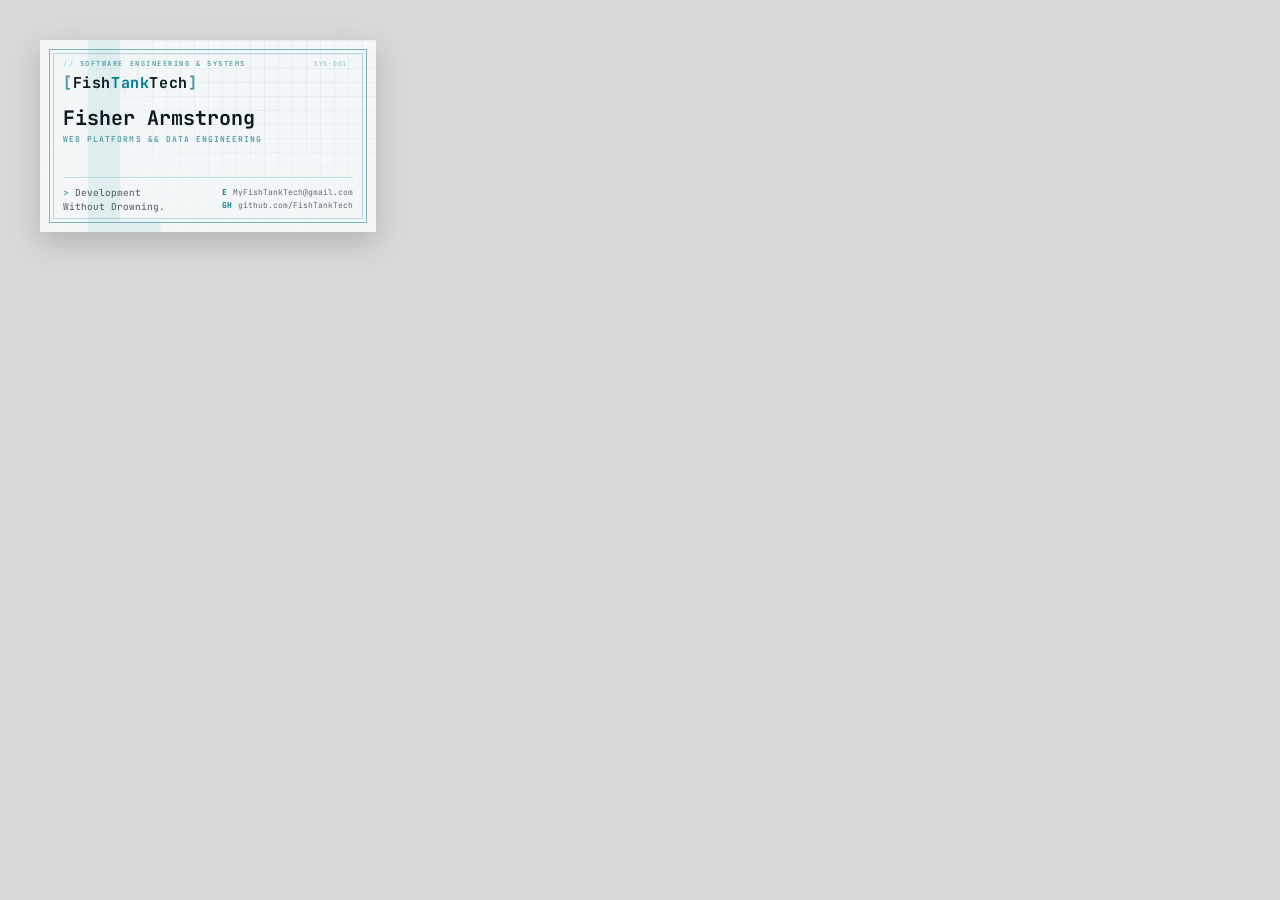
<file: card/card.html>
<!DOCTYPE html>
<html lang="en">
<head>
<meta charset="utf-8">
<title>FishTankTech — Business Card — Fisher Armstrong</title>
<meta name="viewport" content="width=device-width, initial-scale=1.0">

<link rel="preconnect" href="https://fonts.gstatic.com" crossorigin>
<link href="https://fonts.googleapis.com/css2?family=JetBrains+Mono:wght@300;400;500;700&family=Space+Mono:wght@400;700&display=swap" rel="stylesheet">

<style>
  :root{
    --bg:        #f4f7f8;
    --bg2:       #eaf1f2;
    --ink:       #0d1a20;
    --ink-dim:   rgba(13,26,32,0.62);
    --cyan:      #007e8f;
    --cyan-dim:  #4a959f;
    --cyan-glow: rgba(0, 126, 143, 0.10);
    --rule:      rgba(0,126,143,0.4);
    --mono: 'JetBrains Mono', 'Space Mono', monospace;
  }

  *{ box-sizing: border-box; }

  body{
    margin: 0;
    padding: 40px;
    background: #d9d9d9;
    display: flex;
    flex-wrap: wrap;
    gap: 40px;
    align-items: flex-start;
    font-family: var(--mono);
  }

  .card{
    width: 3.5in;
    height: 2in;
    background: var(--bg);
    color: var(--ink);
    position: relative;
    overflow: hidden;
    padding: 0.2in 0.24in;
    display: flex;
    flex-direction: column;
    justify-content: space-between;
    box-shadow: 0 10px 28px rgba(0,0,0,0.18);
    -webkit-print-color-adjust: exact;
    print-color-adjust: exact;
  }

  /* subtle grid + noise, matching site texture */
  .card::before{
    content: "";
    position: absolute;
    inset: 0;
    background-image:
      linear-gradient(rgba(0,126,143,0.06) 1px, transparent 1px),
      linear-gradient(90deg, rgba(0,126,143,0.06) 1px, transparent 1px);
    background-size: 14px 14px;
    mask-image: radial-gradient(ellipse 90% 90% at 70% 20%, black 20%, transparent 90%);
    pointer-events: none;
    z-index: 0;
  }
  .card::after{
    content:"";
    position:absolute;
    inset:0;
    opacity:0.35;
    pointer-events:none;
    z-index: 0;
    background-image: url("data:image/svg+xml;utf8,\
<svg xmlns='http://www.w3.org/2000/svg' width='120' height='120'>\
<filter id='n'><feTurbulence type='fractalNoise' baseFrequency='0.9' numOctaves='2' stitchTiles='stitch'/></filter>\
<rect width='100%25' height='100%25' filter='url(%23n)' opacity='0.035'/></svg>");
  }

  /* signature element: oversized watermark bracket, standing in for the
     [ ] motif used in the site nav-brand */
  .amp-mark{
    position: absolute;
    right: -0.22in;
    top: -0.42in;
    font-family: var(--mono);
    font-weight: 700;
    font-size: 2.7in;
    line-height: 1;
    color: var(--cyan);
    opacity: 0.07;
    z-index: 0;
    pointer-events: none;
    user-select: none;
  }

  /* double-rule frame, cyan instead of ink */
  .frame{
    position: absolute;
    inset: 0.09in;
    border: 1px solid var(--cyan-dim);
    opacity: 0.7;
    z-index: 0;
    pointer-events: none;
  }
  .frame::after{
    content: "";
    position: absolute;
    inset: 3px;
    border: 1px solid var(--cyan-dim);
    opacity: 0.5;
  }

  .top{
    position: relative;
    z-index: 1;
  }

  .eyebrow{
    font-weight: 500;
    font-size: 7px;
    letter-spacing: 0.22em;
    text-transform: uppercase;
    color: var(--cyan-dim);
    margin-bottom: 5px;
  }
  .eyebrow::before{ content: "// "; color: rgba(0,212,232,0.5); }

  .brand{
    font-weight: 700;
    font-size: 15px;
    letter-spacing: 0.04em;
    color: var(--ink);
  }
  .brand .bracket{
    color: var(--cyan-dim);
  }
  .brand .accent{
    color: var(--cyan);
    text-shadow: 0 0 12px var(--cyan-glow);
  }

  .name{
    margin-top: 14px;
    font-weight: 700;
    font-size: 20px;
    color: var(--ink);
    line-height: 1.1;
  }

  .role{
    margin-top: 5px;
    font-weight: 500;
    font-size: 8px;
    letter-spacing: 0.13em;
    text-transform: uppercase;
    color: var(--cyan-dim);
  }

  .bottom{
    position: relative;
    z-index: 1;
  }

  .rule{
    height: 1px;
    background: var(--rule);
    opacity: 0.5;
    margin-bottom: 8px;
  }

  .bottom-row{
    display: flex;
    justify-content: space-between;
    align-items: flex-end;
    gap: 12px;
  }

  .tagline{
    font-weight: 500;
    font-size: 9.5px;
    line-height: 1.4;
    color: var(--ink-dim);
    max-width: 1.6in;
  }
  .tagline::before{ content: "> "; color: var(--cyan-dim); }

  .contact{
    text-align: right;
    font-size: 8px;
    line-height: 1.7;
    color: var(--ink-dim);
    white-space: nowrap;
  }
  .contact .row{
    display: flex;
    justify-content: flex-end;
    gap: 6px;
  }
  .contact .label{
    color: var(--cyan);
    font-weight: 700;
  }

  .catalog{
    position: absolute;
    top: 0.2in;
    right: 0.3in;
    font-size: 6.5px;
    letter-spacing: 0.12em;
    text-transform: uppercase;
    color: rgba(0,126,143,0.45);
    z-index: 1;
  }

  @media print{
    body{ background: none; padding: 0; }
    .card{ box-shadow: none; }
  }
</style>
</head>
<body>

  <div class="card">
    <div class="frame"></div>
    <div class="amp-mark">[ ]</div>
    <div class="catalog">Sys&#8209;001</div>

    <div class="top">
      <div class="eyebrow">Software Engineering &amp; Systems</div>
      <div class="brand"><span class="bracket">[</span>Fish<span class="accent">Tank</span>Tech<span class="bracket">]</span></div>
      <div class="name">Fisher Armstrong</div>
      <div class="role">Web Platforms &amp;&amp; Data Engineering</div>
    </div>

    <div class="bottom">
      <div class="rule"></div>
      <div class="bottom-row">
        <div class="tagline">Development<br>Without Drowning.</div>
        <div class="contact">
          <div class="row"><span class="label">E</span><span>MyFishTankTech@gmail.com</span></div>
          <div class="row"><span class="label">GH</span><span>github.com/FishTankTech</span></div>
        </div>
      </div>
    </div>
  </div>

</body>
</html>
</file>
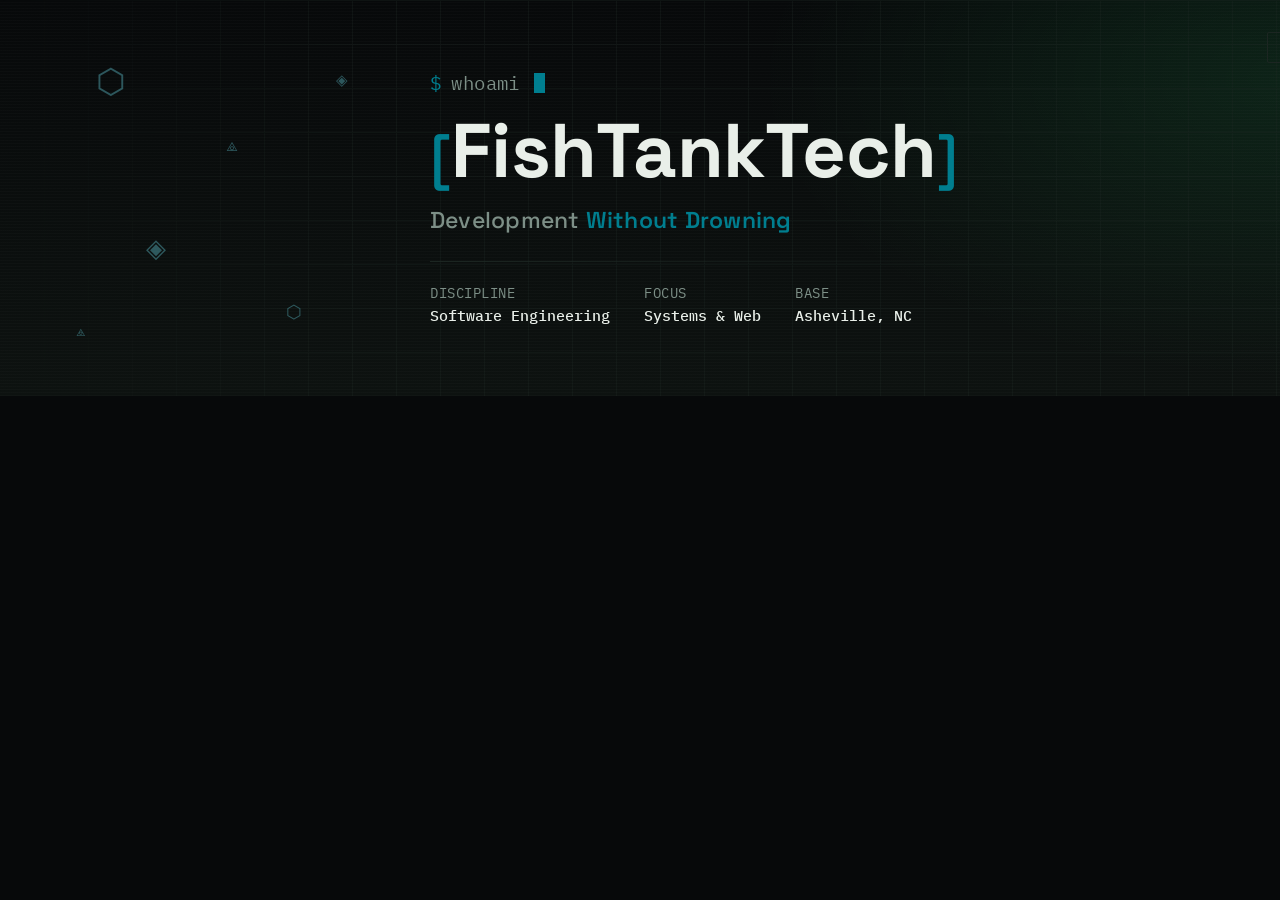
<file: card/cover.html>
<!DOCTYPE html>
<html lang="en">
<head>
<meta charset="UTF-8">
<title>FishTankTech — LinkedIn Cover</title>
<link rel="preconnect" href="https://fonts.googleapis.com">
<link rel="preconnect" href="https://fonts.gstatic.com" crossorigin>
<link href="https://fonts.googleapis.com/css2?family=IBM+Plex+Mono:wght@400;500;600;700&family=Space+Grotesk:wght@500;600;700&display=swap" rel="stylesheet">
<style>
  :root{
    --bg-0:#07090a;
    --bg-1:#0d1210;
    --line:#1c2622;
    --ink:#e9efe9;
    --ink-dim:#7d8f87;
    --accent:#007e8f;
    --accent-dim:#4a959f;
  }
  *{margin:0;padding:0;box-sizing:border-box;}
  html,body{
    width:1584px;
    height:396px;
    background:var(--bg-0);
    overflow:hidden;
    font-family:'IBM Plex Mono', monospace;
  }

  .cover{
    position:relative;
    width:1584px;
    height:396px;
    background:
      radial-gradient(ellipse 900px 500px at 82% 20%, rgba(57,255,136,0.10), transparent 60%),
      linear-gradient(180deg, var(--bg-0) 0%, var(--bg-1) 100%);
    display:flex;
    align-items:center;
  }

  /* faint grid */
  .grid{
    position:absolute;
    inset:0;
    background-image:
      linear-gradient(var(--line) 1px, transparent 1px),
      linear-gradient(90deg, var(--line) 1px, transparent 1px);
    background-size:44px 44px;
    opacity:0.35;
    mask-image: linear-gradient(90deg, transparent 0%, black 22%, black 100%);
  }

  /* scanline sheen */
  .scan{
    position:absolute;
    inset:0;
    background:repeating-linear-gradient(
      0deg,
      rgba(255,255,255,0.015) 0px,
      rgba(255,255,255,0.015) 1px,
      transparent 1px,
      transparent 3px
    );
    pointer-events:none;
  }

  /* glyph field, left zone (safe under profile photo on mobile+desktop) */
  .glyphs{
    position:absolute;
    left:36px;
    top:0;
    width:400px;
    height:396px;
  }
  .glyphs span{
    position:absolute;
    color:var(--accent-dim);
    font-size:22px;
    opacity:0.55;
  }

  .content{
    position:relative;
    z-index:2;
    padding-left:430px;
    padding-right:70px;
    width:100%;
  }

  .prompt{
    display:flex;
    align-items:center;
    gap:10px;
    color:var(--ink-dim);
    font-size:19px;
    letter-spacing:0.02em;
    margin-bottom:18px;
  }
  .prompt .sigil{ color:var(--accent); }
  .caret{
    display:inline-block;
    width:11px;
    height:20px;
    background:var(--accent);
    margin-left:4px;
    animation: blink 1.1s steps(1) infinite;
  }
  @keyframes blink{ 50%{ opacity:0; } }

  .wordmark{
    font-family:'Space Grotesk', sans-serif;
    font-weight:700;
    font-size:76px;
    letter-spacing:-0.01em;
    color:var(--ink);
    line-height:1;
    display:flex;
    align-items:baseline;
    gap:2px;
  }
  .wordmark .accent-bracket{
    color:var(--accent);
    font-weight:600;
    font-size:0.75em;
  }

  .tagline{
    margin-top:16px;
    font-family:'Space Grotesk', sans-serif;
    font-weight:500;
    font-size:23px;
    color:var(--ink-dim);
    letter-spacing:0.01em;
  }
  .tagline b{
    color:var(--accent);
    font-weight:600;
  }

  .rule{
    margin-top:26px;
    width:560px;
    height:1px;
    background:linear-gradient(90deg, var(--line), transparent);
  }

  .meta{
    margin-top:22px;
    display:flex;
    gap:34px;
  }
  .meta-item{
    font-size:14px;
    color:var(--ink-dim);
    letter-spacing:0.04em;
    text-transform:uppercase;
  }
  .meta-item b{
    display:block;
    color:var(--ink);
    font-size:15px;
    text-transform:none;
    letter-spacing:0;
    margin-top:4px;
    font-weight:500;
  }

  .corner-tag{
    position:absolute;
    top:32px;
    right:56px;
    font-size:13px;
    color:var(--ink-dim);
    letter-spacing:0.08em;
    text-transform:uppercase;
    border:1px solid var(--line);
    padding:6px 12px;
    border-radius:2px;
  }
  .corner-tag span{ color:var(--accent); }
</style>
</head>
<body>

  <div class="cover">
    <div class="grid"></div>
    <div class="scan"></div>

    <div class="glyphs">
      <span style="left:60px; top:58px; font-size:34px;">⬡</span>
      <span style="left:190px; top:130px; font-size:20px;">⟁</span>
      <span style="left:110px; top:230px; font-size:26px;">◈</span>
      <span style="left:250px; top:300px; font-size:18px;">⬡</span>
      <span style="left:40px; top:320px; font-size:16px;">⟁</span>
      <span style="left:300px; top:70px; font-size:15px;">◈</span>
    </div>

    <div class="corner-tag">status: <span>available for work</span></div>

    <div class="content">
      <div class="prompt"><span class="sigil">$</span> whoami<span class="caret"></span></div>

      <div class="wordmark"><span class="accent-bracket">[</span>FishTankTech<span class="accent-bracket">]</span></div>

      <div class="tagline">Development <b>Without Drowning</b></div>

      <div class="rule"></div>

      <div class="meta">
        <div class="meta-item">discipline<b>Software Engineering</b></div>
        <div class="meta-item">focus<b>Systems &amp; Web</b></div>
        <div class="meta-item">base<b>Asheville, NC</b></div>
      </div>
    </div>
  </div>

</body>
</html>
</file>
